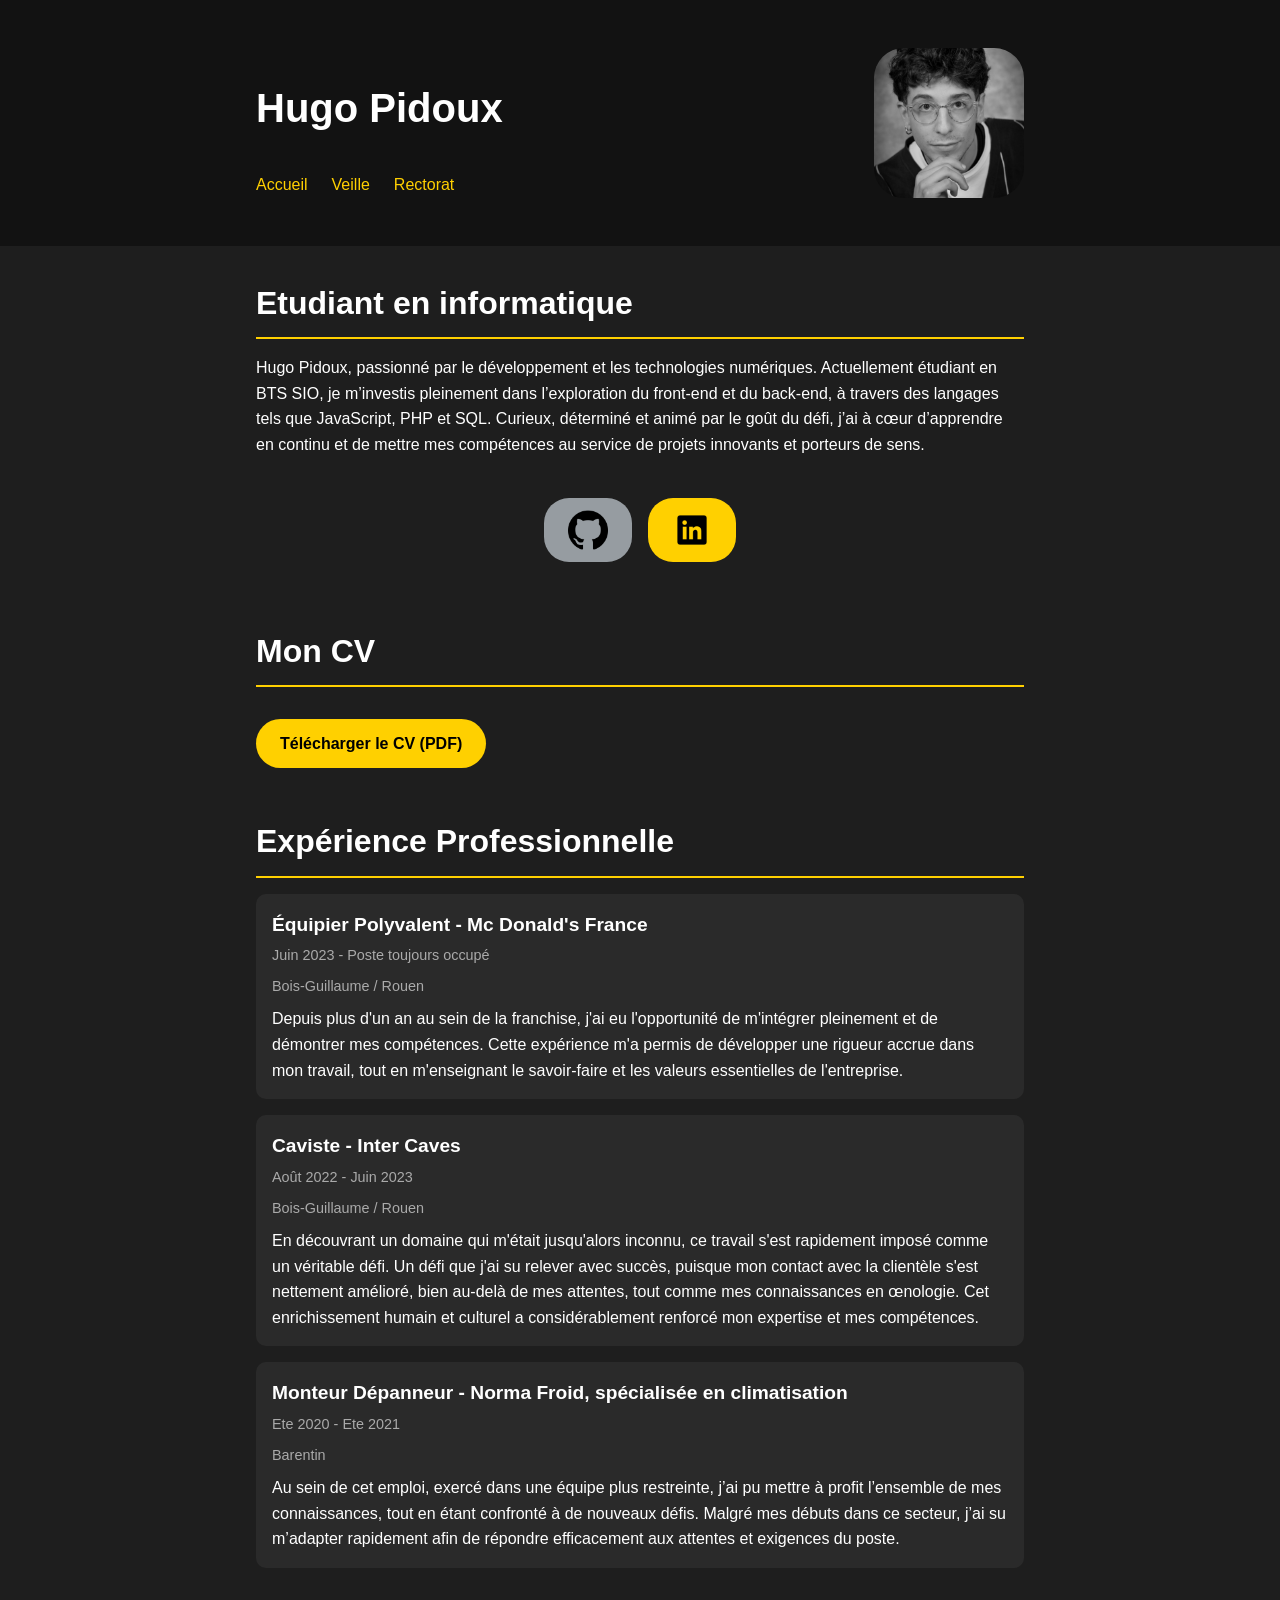
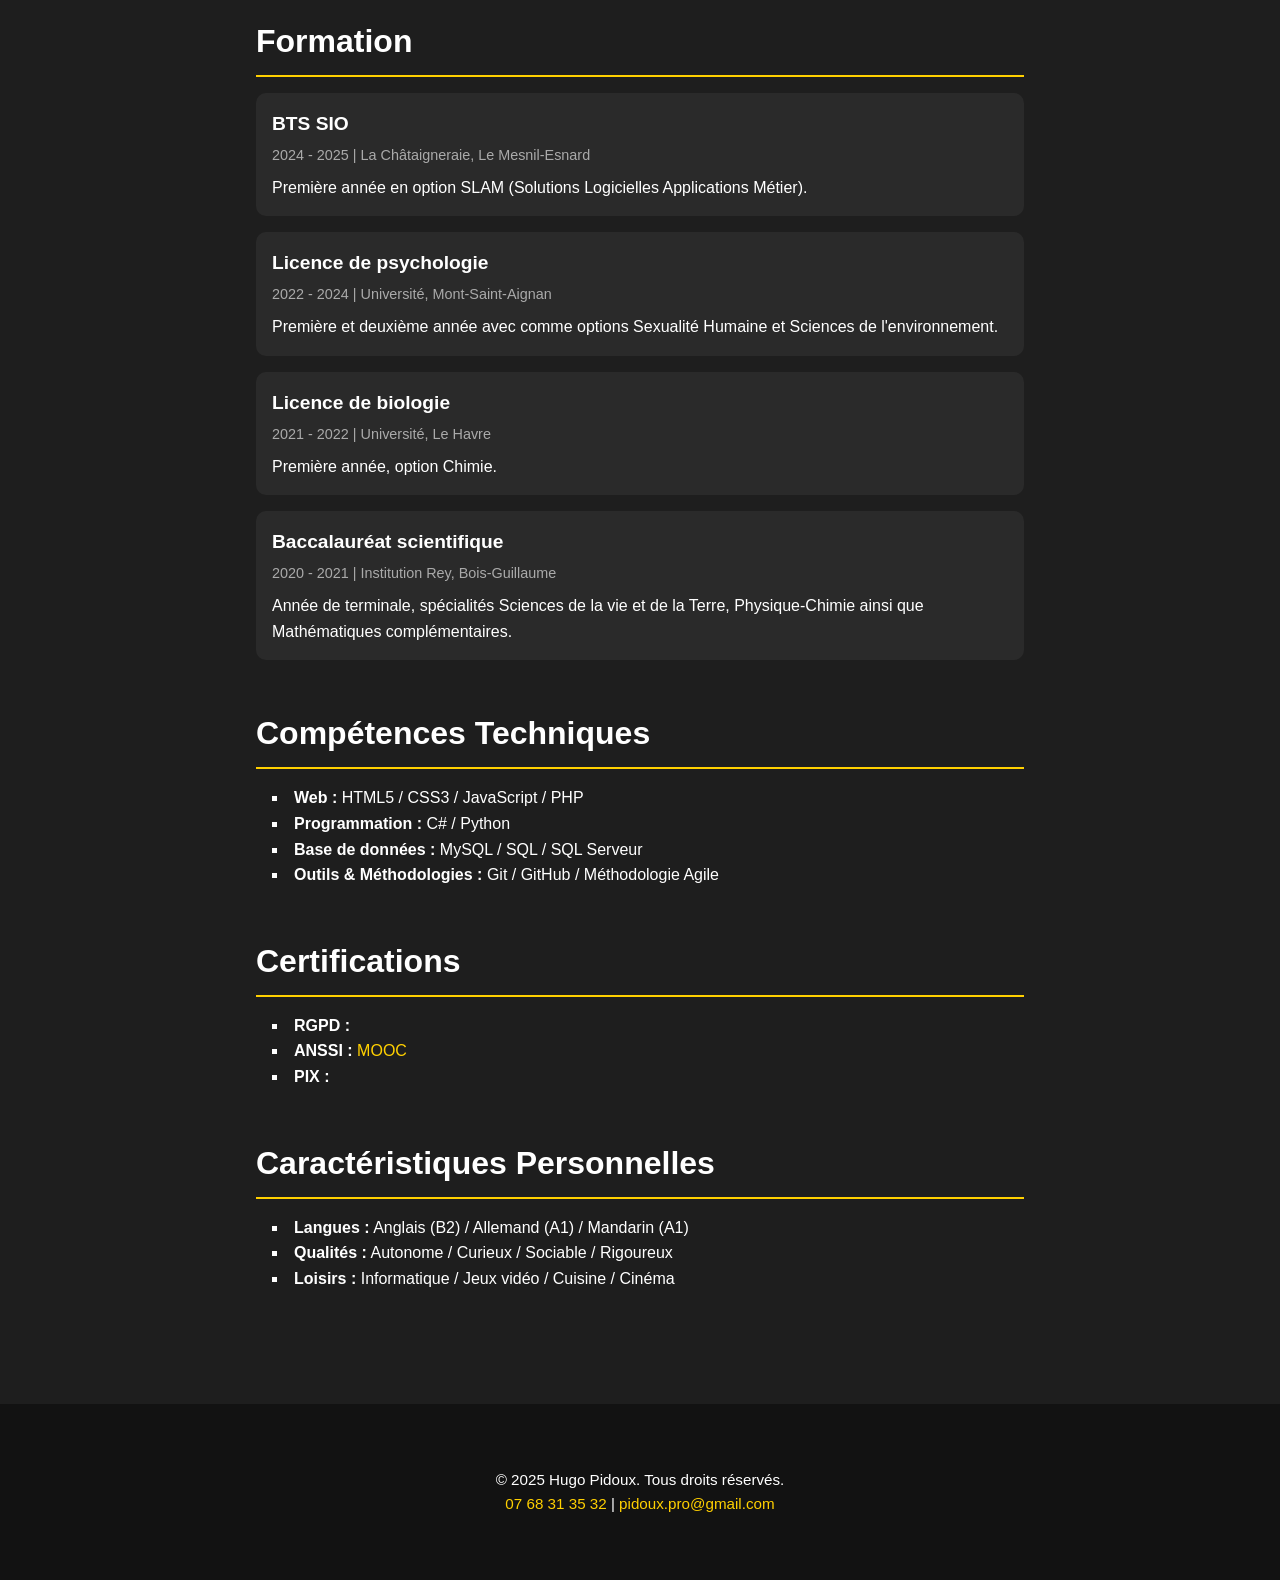
<file: index.html>
<!DOCTYPE html>
<html lang="fr">
    <head>
        <meta charset="UTF-8" />
        <meta name="viewport" content="width=device-width, initial-scale=1.0" />
        <title>Hugo Pidoux | Accueil</title>
        <link rel="stylesheet" href="./main.css" />
    </head>
    <body>
        <header>
            <div class="container">
                <div>
                    <h1>Hugo Pidoux</h1>
                    <nav>
                        <ul>
                            <li><a href="./index.html">Accueil</a></li>
                            <li><a href="./veille.html">Veille</a></li>
                            <li><a href="./rectorat.html">Rectorat</a></li>
                        </ul>
                    </nav>
                </div>
                <img src="./public/images/profil.png" alt="Hugo Pidoux" />
            </div>
        </header>

        <!-- Qui je suis -->
        <section id="moi">
            <div class="container">
                <h2>Etudiant en informatique</h2>
                <p>
                    Hugo Pidoux, passionné par le développement et les technologies numériques. Actuellement étudiant en
                    BTS SIO, je m’investis pleinement dans l’exploration du front-end et du back-end, à travers des
                    langages tels que JavaScript, PHP et SQL. Curieux, déterminé et animé par le goût du défi, j’ai à
                    cœur d’apprendre en continu et de mettre mes compétences au service de projets innovants et porteurs
                    de sens.
                </p>
                <div class="social-buttons">
                    <a href="https://github.com/Scoopidoox" target="_blank" class="btn github"
                        ><img src="./public/images/github_logo.png"
                    /></a>
                    <a href="https://www.linkedin.com/in/hugo-pidoux-218787226/" target="_blank" class="btn linkedin"
                        ><img src="./public/images/linkedin_logo.png"
                    /></a>
                </div>
            </div>
        </section>

        <main class="container">
            <section id="intro">
                <h2>Mon CV</h2>
                <a href="./public/cv-hugo.pdf" class="btn" download>Télécharger le CV (PDF)</a>
            </section>

            <section id="experience">
                <h2>Expérience Professionnelle</h2>
                <div class="item">
                    <h3>Équipier Polyvalent - Mc Donald's France</h3>
                    <span>Juin 2023 - Poste toujours occupé</span>
                    <span>Bois-Guillaume / Rouen</span>
                    <p>
                        Depuis plus d'un an au sein de la franchise, j'ai eu l'opportunité de m'intégrer pleinement et
                        de démontrer mes compétences. Cette expérience m'a permis de développer une rigueur accrue dans
                        mon travail, tout en m'enseignant le savoir-faire et les valeurs essentielles de l'entreprise.
                    </p>
                </div>
                <div class="item">
                    <h3>Caviste - Inter Caves</h3>
                    <span>Août 2022 - Juin 2023</span>
                    <span>Bois-Guillaume / Rouen</span>
                    <p>
                        En découvrant un domaine qui m'était jusqu'alors inconnu, ce travail s'est rapidement imposé
                        comme un véritable défi. Un défi que j'ai su relever avec succès, puisque mon contact avec la
                        clientèle s'est nettement amélioré, bien au-delà de mes attentes, tout comme mes connaissances
                        en œnologie. Cet enrichissement humain et culturel a considérablement renforcé mon expertise et
                        mes compétences.
                    </p>
                </div>
                <div class="item">
                    <h3>Monteur Dépanneur - Norma Froid, spécialisée en climatisation</h3>
                    <span>Ete 2020 - Ete 2021</span>
                    <span>Barentin</span>
                    <p>
                        Au sein de cet emploi, exercé dans une équipe plus restreinte, j’ai pu mettre à profit
                        l’ensemble de mes connaissances, tout en étant confronté à de nouveaux défis. Malgré mes débuts
                        dans ce secteur, j’ai su m’adapter rapidement afin de répondre efficacement aux attentes et
                        exigences du poste.
                    </p>
                </div>
            </section>

            <section id="education">
                <h2>Formation</h2>
                <div class="item">
                    <h3>BTS SIO</h3>
                    <span>2024 - 2025 | La Châtaigneraie, Le Mesnil-Esnard</span>
                    <p>Première année en option SLAM (Solutions Logicielles Applications Métier).</p>
                </div>
                <div class="item">
                    <h3>Licence de psychologie</h3>
                    <span>2022 - 2024 | Université, Mont-Saint-Aignan</span>
                    <p>
                        Première et deuxième année avec comme options Sexualité Humaine et Sciences de l'environnement.
                    </p>
                </div>
                <div class="item">
                    <h3>Licence de biologie</h3>
                    <span>2021 - 2022 | Université, Le Havre</span>
                    <p>Première année, option Chimie.</p>
                </div>
                <div class="item">
                    <h3>Baccalauréat scientifique</h3>
                    <span>2020 - 2021 | Institution Rey, Bois-Guillaume</span>
                    <p>
                        Année de terminale, spécialités Sciences de la vie et de la Terre, Physique-Chimie ainsi que
                        Mathématiques complémentaires.
                    </p>
                </div>
            </section>

            <section id="skills">
                <h2>Compétences Techniques</h2>
                <ul class="list">
                    <li><strong>Web :</strong> HTML5 / CSS3 / JavaScript / PHP</li>
                    <li><strong>Programmation :</strong> C# / Python</li>
                    <li><strong>Base de données :</strong> MySQL / SQL / SQL Serveur</li>
                    <li><strong>Outils & Méthodologies :</strong> Git / GitHub / Méthodologie Agile</li>
                </ul>
            </section>

            <section id="certif">
                <h2>Certifications</h2>
                <ul class="list">
                    <li>
                        <strong>RGPD :</strong>
                        <!-- certifs en images carroussel -->
                    </li>
                    <li><strong>ANSSI :</strong><a href="./anssi.html"> MOOC</a></li>
                    <li>
                        <strong>PIX :</strong>
                        <!-- début de 2e année -->
                    </li>
                </ul>
            </section>

            <section id="caract">
                <h2>Caractéristiques Personnelles</h2>
                <ul class="list">
                    <li><strong>Langues :</strong> Anglais (B2) / Allemand (A1) / Mandarin (A1)</li>
                    <li><strong>Qualités :</strong> Autonome / Curieux / Sociable / Rigoureux</li>
                    <li><strong>Loisirs :</strong> Informatique / Jeux vidéo / Cuisine / Cinéma</li>
                </ul>
            </section>
        </main>

        <footer>
            <div class="container">
                <p>&copy; 2025 Hugo Pidoux. Tous droits réservés.</p>
                <p>
                    <a href="tel:+33768313532">07 68 31 35 32</a> |
                    <a href="mailto:pidoux.pro@gmail.com">pidoux.pro@gmail.com</a>
                </p>
            </div>
        </footer>
    </body>
</html>
</file>
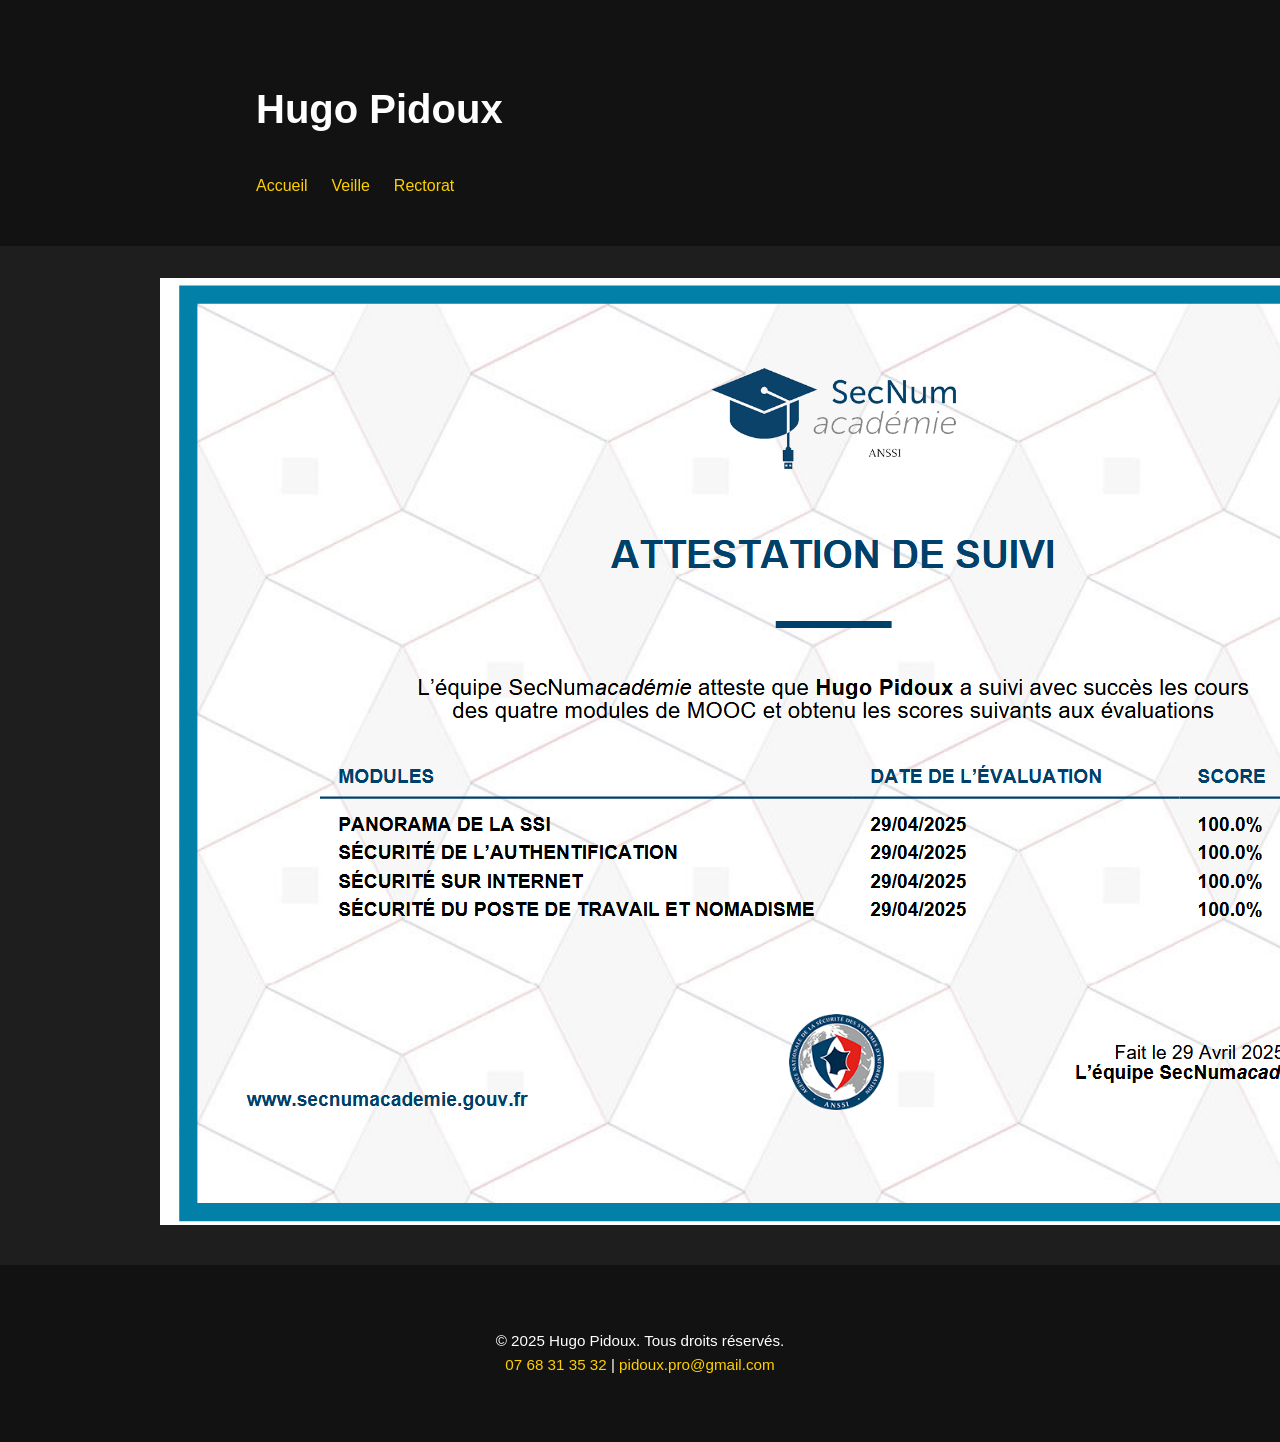
<file: anssi.html>
<!DOCTYPE html>
<html lang="fr">
    <head>
        <meta charset="UTF-8" />
        <meta name="viewport" content="width=device-width, initial-scale=1.0" />
        <title>Hugo Pidoux | Réctorat</title>
        <link rel="stylesheet" href="./main.css" />
    </head>
    <body>
        <header>
            <div class="container">
                <div>
                    <h1>Hugo Pidoux</h1>
                    <nav>
                        <ul>
                            <li><a href="./index.html">Accueil</a></li>
                            <li><a href="./veille.html">Veille</a></li>
                            <li><a href="./rectorat.html">Rectorat</a></li>
                        </ul>
                    </nav>
                </div>
            </div>
        </header>
        <img src="./public/images/mooc_anssi.png" alt="MOOC ANSSI" class="mooc-anssi" />
        <footer>
            <div class="container">
                <p>&copy; 2025 Hugo Pidoux. Tous droits réservés.</p>
                <p>
                    <a href="tel:+33768313532">07 68 31 35 32</a> |
                    <a href="mailto:pidoux.pro@gmail.com">pidoux.pro@gmail.com</a>
                </p>
            </div>
        </footer>
    </body>
</html>
</file>
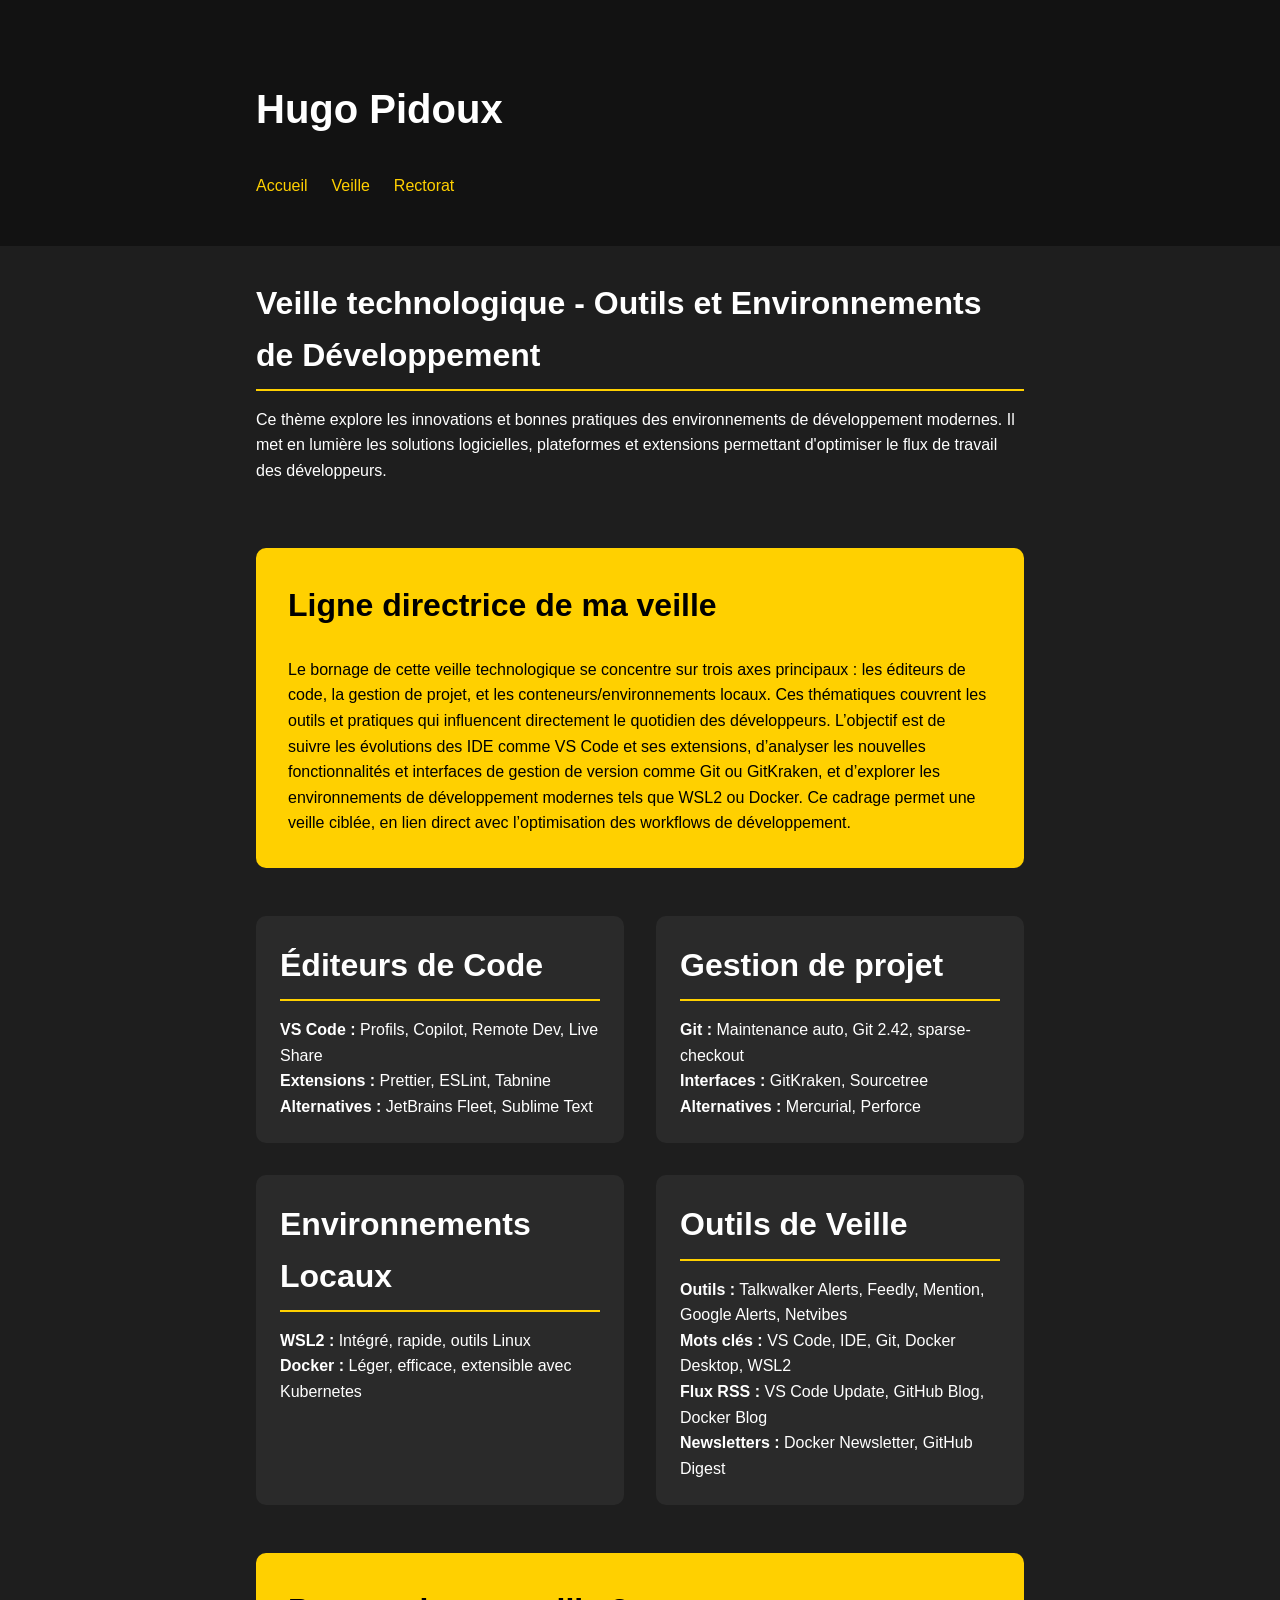
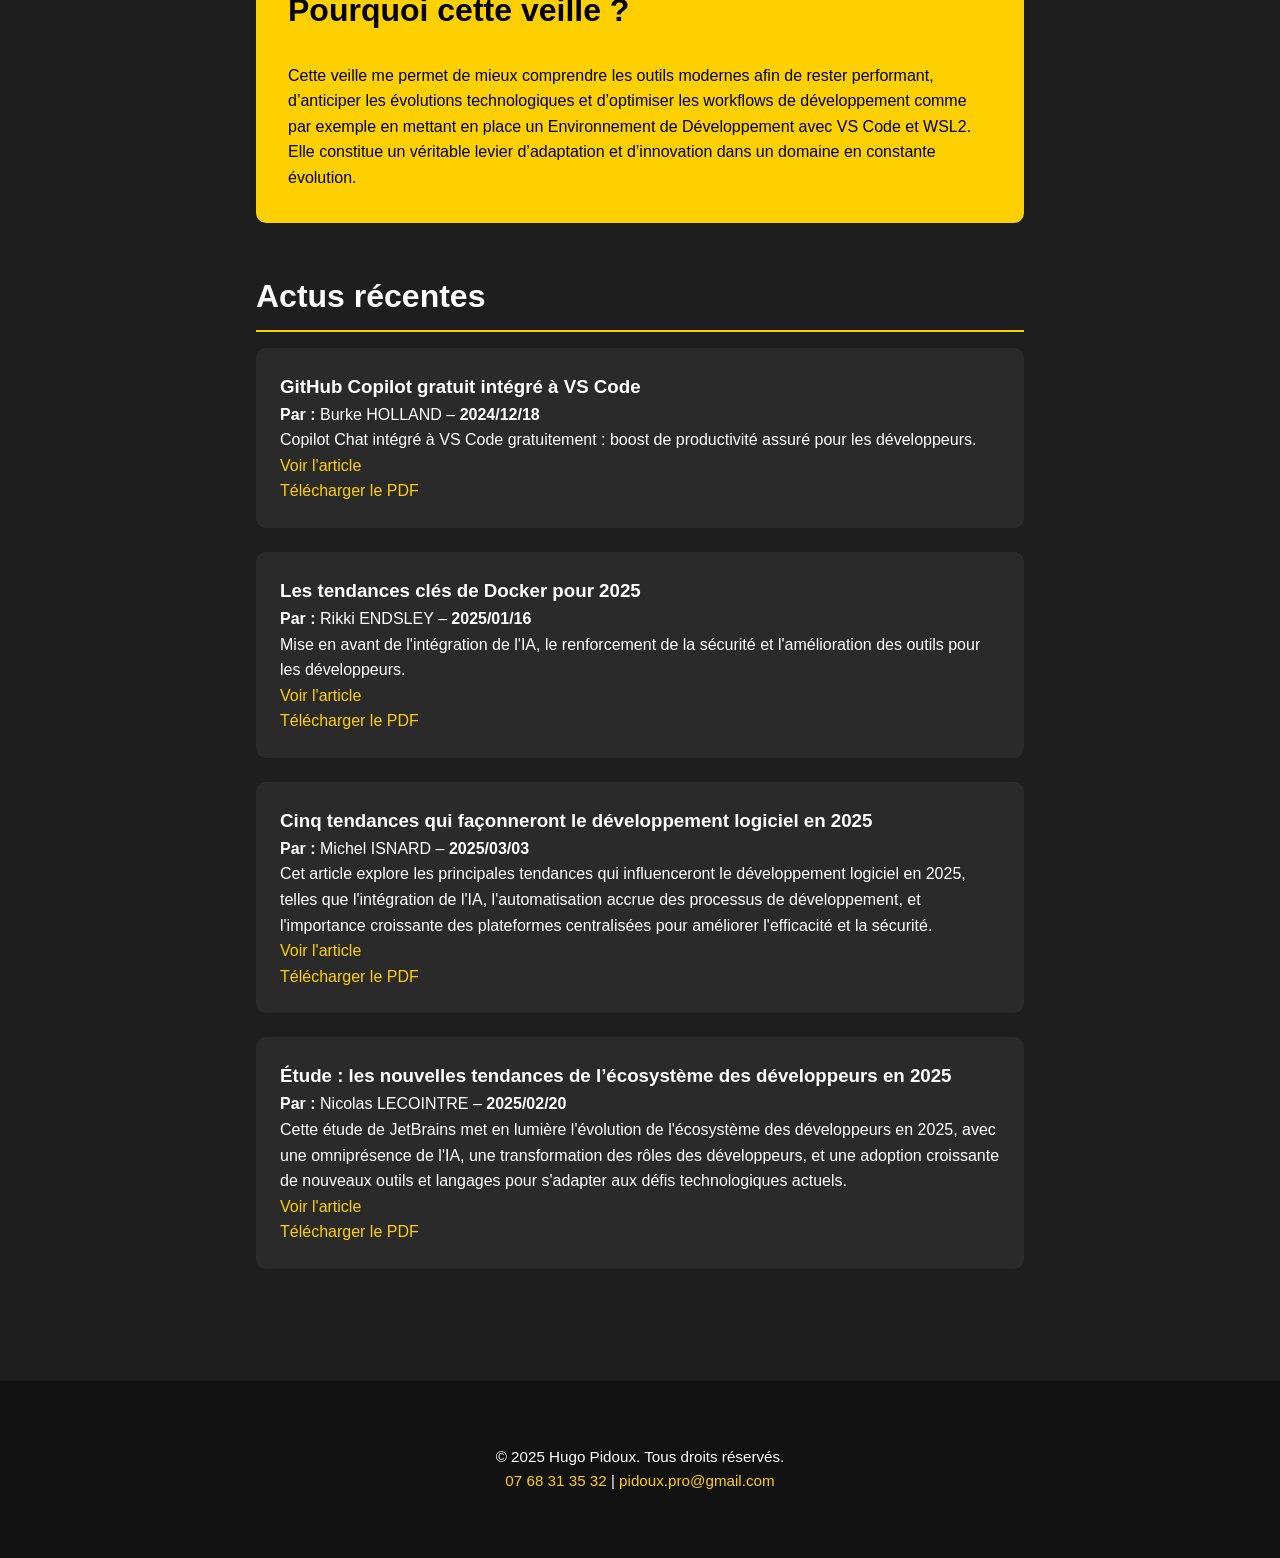
<file: veille.html>
<!DOCTYPE html>
<html lang="fr">
    <head>
        <meta charset="UTF-8" />
        <meta name="viewport" content="width=device-width, initial-scale=1.0" />
        <title>Hugo Pidoux | Veilles</title>
        <link rel="stylesheet" href="./main.css" />
    </head>
    <body>
        <header>
            <div class="container">
                <div>
                    <h1>Hugo Pidoux</h1>
                    <nav>
                        <ul>
                            <li><a href="./index.html">Accueil</a></li>
                            <li><a href="./veille.html">Veille</a></li>
                            <li><a href="./rectorat.html">Rectorat</a></li>
                        </ul>
                    </nav>
                </div>
            </div>
        </header>

        <section id="technologique">
            <div class="container">
                <h2>Veille technologique - Outils et Environnements de Développement</h2>
                <p>
                    Ce thème explore les innovations et bonnes pratiques des environnements de développement modernes.
                    Il met en lumière les solutions logicielles, plateformes et extensions permettant d'optimiser le
                    flux de travail des développeurs.
                </p>
            </div>
        </section>

        <main class="container veille-content">
            <section class="highlight">
                <h2>Ligne directrice de ma veille</h2>
                <p>
                    Le bornage de cette veille technologique se concentre sur trois axes principaux : les éditeurs de
                    code, la gestion de projet, et les conteneurs/environnements locaux. Ces thématiques couvrent les
                    outils et pratiques qui influencent directement le quotidien des développeurs. L’objectif est de
                    suivre les évolutions des IDE comme VS Code et ses extensions, d’analyser les nouvelles
                    fonctionnalités et interfaces de gestion de version comme Git ou GitKraken, et d’explorer les
                    environnements de développement modernes tels que WSL2 ou Docker. Ce cadrage permet une veille
                    ciblée, en lien direct avec l’optimisation des workflows de développement.
                </p>
            </section>

            <section class="grid-cards">
                <div class="card">
                    <h2>Éditeurs de Code</h2>
                    <p><strong>VS Code :</strong> Profils, Copilot, Remote Dev, Live Share</p>
                    <p><strong>Extensions :</strong> Prettier, ESLint, Tabnine</p>
                    <p><strong>Alternatives :</strong> JetBrains Fleet, Sublime Text</p>
                </div>

                <div class="card">
                    <h2>Gestion de projet</h2>
                    <p><strong>Git :</strong> Maintenance auto, Git 2.42, sparse-checkout</p>
                    <p><strong>Interfaces :</strong> GitKraken, Sourcetree</p>
                    <p><strong>Alternatives :</strong> Mercurial, Perforce</p>
                </div>

                <div class="card">
                    <h2>Environnements Locaux</h2>
                    <p><strong>WSL2 :</strong> Intégré, rapide, outils Linux</p>
                    <p><strong>Docker :</strong> Léger, efficace, extensible avec Kubernetes</p>
                </div>

                <div class="card">
                    <h2>Outils de Veille</h2>
                    <p><strong>Outils :</strong> Talkwalker Alerts, Feedly, Mention, Google Alerts, Netvibes</p>
                    <p><strong>Mots clés :</strong> VS Code, IDE, Git, Docker Desktop, WSL2</p>
                    <p><strong>Flux RSS :</strong> VS Code Update, GitHub Blog, Docker Blog</p>
                    <p><strong>Newsletters :</strong> Docker Newsletter, GitHub Digest</p>
                </div>
            </section>

            <section class="highlight">
                <h2>Pourquoi cette veille ?</h2>
                <p>
                    Cette veille me permet de mieux comprendre les outils modernes afin de rester performant,
                    d’anticiper les évolutions technologiques et d’optimiser les workflows de développement comme par
                    exemple en mettant en place un Environnement de Développement avec VS Code et WSL2. Elle constitue
                    un véritable levier d’adaptation et d’innovation dans un domaine en constante évolution.
                </p>
            </section>

            <section class="articles">
                <h2>Actus récentes</h2>

                <article class="news">
                    <h3>GitHub Copilot gratuit intégré à VS Code</h3>
                    <p><strong>Par :</strong> Burke HOLLAND – <strong>2024/12/18</strong></p>
                    <p>
                        Copilot Chat intégré à VS Code gratuitement : boost de productivité assuré pour les
                        développeurs.
                    </p>
                    <a
                        href="https://code.visualstudio.com/blogs/2024/12/18/free-github-copilot#_the-ai-code-editor-for-everyone"
                        target="_blank"
                    >
                        Voir l'article
                    </a>
                    <br />
                    <a href="./public/news/news_copilot.pdf" target="_blank">Télécharger le PDF</a>
                </article>

                <article class="news">
                    <h3>Les tendances clés de Docker pour 2025</h3>
                    <p><strong>Par :</strong> Rikki ENDSLEY – <strong>2025/01/16</strong></p>
                    <p>
                        Mise en avant de l'intégration de l'IA, le renforcement de la sécurité et l'amélioration des
                        outils pour les développeurs.
                    </p>
                    <a
                        href="https://www.docker.com/resources/2025-01-13-kickstart-2025-ai-security-empowered-developer-teams/"
                        target="_blank"
                    >
                        Voir l'article
                    </a>
                    <br />
                    <a href="./public/news/news_docker.pdf" target="_blank">Télécharger le PDF</a>
                </article>

                <article class="news">
                    <h3>Cinq tendances qui façonneront le développement logiciel en 2025</h3>
                    <p><strong>Par :</strong> Michel ISNARD – <strong>2025/03/03</strong></p>
                    <p>
                        Cet article explore les principales tendances qui influenceront le développement logiciel en
                        2025, telles que l'intégration de l'IA, l'automatisation accrue des processus de développement,
                        et l'importance croissante des plateformes centralisées pour améliorer l'efficacité et la
                        sécurité.
                    </p>
                    <a
                        href="https://www.journaldunet.com/developpeur/1539615-cinq-tendances-qui-faconneront-le-developpement-logiciel-en-2025/"
                        target="_blank"
                    >
                        Voir l'article
                    </a>
                    <br />
                    <a href="./public/news/news_tendances_dev_2025.pdf" target="_blank">Télécharger le PDF</a>
                </article>

                <article class="news">
                    <h3>Étude : les nouvelles tendances de l’écosystème des développeurs en 2025</h3>
                    <p><strong>Par :</strong> Nicolas LECOINTRE – <strong>2025/02/20</strong></p>
                    <p>
                        Cette étude de JetBrains met en lumière l'évolution de l'écosystème des développeurs en 2025,
                        avec une omniprésence de l'IA, une transformation des rôles des développeurs, et une adoption
                        croissante de nouveaux outils et langages pour s'adapter aux défis technologiques actuels.
                    </p>
                    <a href="https://lesjoiesducode.fr/etude-developpeurs-2025-enquete-ecosysteme-devs" target="_blank">
                        Voir l'article
                    </a>
                    <br />
                    <a href="./public/news/news_ecosysteme_devs_2025.pdf" target="_blank">Télécharger le PDF</a>
                </article>
            </section>
        </main>
        <footer>
            <div class="container">
                <p>&copy; 2025 Hugo Pidoux. Tous droits réservés.</p>
                <p>
                    <a href="tel:+33768313532">07 68 31 35 32</a> |
                    <a href="mailto:pidoux.pro@gmail.com">pidoux.pro@gmail.com</a>
                </p>
            </div>
        </footer>
    </body>
</html>
</file>
<file: main.css>
:root {
  --main-color: #121212;
  --accent-color: #ffd000;
  --text-color: #ffffff;
  --bg-color: #1e1e1e;
  --card-bg: #2a2a2a;
}

/* === RESPONSIVE === */

@media screen and (max-width: 768px) {
  header h1 {
    font-size: 2rem;
  }

  .highlight {
    padding: 1.5rem;
  }

  .card,
  .articles .news {
    padding: 1.2rem;
  }

  .grid-cards {
    grid-template-columns: 1fr;
  }
}

* {
  margin: 0;
  padding: 0;
  box-sizing: border-box;
}

body {
  font-family: "Segoe UI", sans-serif;
  background-color: var(--bg-color);
  color: var(--text-color);
  line-height: 1.6;
  transition: all 0.3s ease-in-out;
}

.container {
  max-width: 1000px;
  margin: 0 auto;
  padding: 2rem 1rem;
  flex: 1 1 0;
  min-width: 0;
}

header .container {
  display: flex;
  justify-content: space-between;
  align-items: flex-end;

  &:not(:has(img)) h1 {
    margin-top: 1.8rem;
  }

  & img {
    width: 150px;
    height: 150px;
    border-radius: 20%;
    object-fit: cover;

    &:hover {
      animation: rotate 0.5s ease-in-out;
    }
  }

  & nav {
    margin-top: 2rem;
  }
}

@keyframes rotate {
  from {
    transform: rotate(0deg);
  }
  to {
    transform: rotate(360deg);
  }
}

/* === HEADER === */
header {
  background-color: var(--main-color);
  padding: 1rem 2rem 1rem;
}

header h1 {
  font-size: 2.5rem;
}

nav ul {
  display: flex;
  gap: 1.5rem;
  list-style: none;
  margin-top: 1rem;
}

nav a {
  display: inline-block; /* Nécessaire pour que transform fonctionne bien */
  color: var(--accent-color);
  text-decoration: none;
  font-weight: 500;
  transition: color 0.3s ease, transform 0.3s ease;
}

nav a:hover {
  color: #fff;
  transform: scale(1.1);
}

main section {
  margin-bottom: 3rem;
}

h2 {
  font-size: 2rem;
  margin-bottom: 1rem;
  border-bottom: 2px solid var(--accent-color);
  padding-bottom: 0.5rem;
}

/* === GRID STYLES === */

.grid-cards {
  display: grid;
  grid-template-columns: repeat(auto-fit, minmax(280px, 1fr));
  gap: 2rem;
}

.card {
  background-color: var(--card-bg);
  border-radius: 10px;
  padding: 1.5rem;
  transition: transform 0.3s ease, box-shadow 0.3s ease;
}

.card:hover {
  transform: translateY(-5px);
  box-shadow: 0 10px 20px rgba(0, 0, 0, 0.4);
}

.list a {
  color: var(--accent-color);
  text-decoration: none;
}

/* === HIGHLIGHT === */

.highlight {
  background-color: var(--accent-color);
  color: #000;
  padding: 2rem;
  border-radius: 10px;
  margin-bottom: 3rem;
  animation: fadeInUp 1s ease forwards;
}

/* === ARTICLES === */

.articles .news {
  background-color: var(--card-bg);
  padding: 1.5rem;
  border-radius: 10px;
  margin-bottom: 1.5rem;
  transition: background-color 0.3s ease;
}

.articles .news:hover {
  background-color: #3a3a3a;
}

.articles a {
  color: var(--accent-color);
  text-decoration: none;
}

.articles a:hover {
  color: #fff;
}

/* === LISTES ET ITEMS === */

ul.list {
  list-style: square inside;
  margin-left: 1rem;
}

.item {
  margin-top: 1rem;
  background-color: var(--card-bg);
  padding: 1rem;
  border-radius: 10px;
  transition: transform 0.3s ease, box-shadow 0.3s ease;
}

.item:hover {
  background-color: #3a3a3a;
}

.item h3 {
  margin-bottom: 0.25rem;
  font-size: 1.2rem;
}

.item span {
  font-size: 0.9rem;
  color: #aaa;
  display: block;
  margin-bottom: 0.5rem;
}

/* === BUTTONS === */

.btn {
  display: inline-block;
  background-color: var(--accent-color);
  color: #000;
  padding: 0.75rem 1.5rem;
  text-decoration: none;
  border-radius: 25px;
  margin-top: 1rem;
  font-weight: bold;
  transition: background 0.3s ease;
  transition: transform 0.3s ease, box-shadow 0.3s ease;
}

.btn:hover {
  background-color: #947900;
}

.social-buttons {
  margin-top: 1.5rem;
  display: flex;
  gap: 1rem;
  justify-content: center;
  flex-wrap: wrap;
  animation: fadeInUp 1s ease forwards;
}

.social-buttons img {
  width: 40px;
  height: 40px;
  display: flex;
  align-items: center;
  transition: transform 0.3s ease, box-shadow 0.3s ease;
}

.btn.linkedin {
  background-color: var(--accent-color);
  color: #000000;
}

.btn.linkedin:hover {
  background-color: #947900;
  & img {
    transform: scale(1.1);
  }
}

.btn.github {
  background-color: #969ca1;
  color: #fff;
}

.btn.github:hover {
  background-color: #5d6166;
  & img {
    transform: scale(1.1);
  }
}

/* === FOOTER === */

footer {
  text-align: center;
  padding: 2rem 1rem;
  background-color: var(--main-color);
  margin-top: 2rem;
  font-size: 0.95rem;
}

footer a {
  color: var(--accent-color);
  text-decoration: none;
}

/* === ANIMATIONS === */

@keyframes fadeInUp {
  from {
    opacity: 0;
    transform: translateY(30px);
  }
  to {
    opacity: 1;
    transform: translateY(0);
  }
}

/* === RECTORAT SECTION === */
.rectorat {
  text-align: center;
  margin-top: 3rem;
  animation: fadeInUp 1s ease forwards;
  min-height: 65vh;
  padding: 1rem;
}

.rectorat h2 {
  font-size: 2rem;
  margin-bottom: 1rem;
  border-bottom: 2px solid var(--accent-color);
  padding-bottom: 0.5rem;
  display: inline-block;
}

/* Container pour les cartes en ligne */
.doc-cards-container {
  display: flex;
  justify-content: center;
  gap: 2rem;
  flex-wrap: wrap;
  margin-top: 2rem;
}

.doc-download-card {
  background-color: var(--card-bg);
  padding: 1rem;
  border-radius: 10px;
  color: var(--text-color);
  display: flex;
  flex-direction: row;
  align-items: center;
  text-decoration: none !important;
  transition: all 0.3s ease;
  width: 280px;
  height: 80px;
}

.doc-download-card img {
  width: 50px;
  height: 50px;
  margin-right: 1rem;
  flex-shrink: 0;
}

.doc-download-card:hover {
  transform: scale(1.03);
  box-shadow: 0 10px 20px rgba(0, 0, 0, 0.4);
}

.doc-download-card p {
  font-size: 0.9rem;
  font-weight: bold;
  color: var(--accent-color);
  margin: 0;
  text-align: left;
}

/* Styles pour les autres download-cards (compétences) */
.download-card {
  background-color: var(--card-bg);
  padding: 2rem;
  border-radius: 10px;
  margin: 1rem;
  color: var(--text-color);
  display: flex;
  flex-direction: column;
  align-items: center;
  text-align: center;
  text-decoration: none !important;
}

.download-card a {
  color: inherit;
  text-decoration: none !important;
}

.download-card img {
  display: block;
  margin: 0 auto 1rem auto;
}

.download-card:hover {
  transform: scale(1.03);
  box-shadow: 0 10px 20px rgba(0, 0, 0, 0.4);
}

.card-icon {
  width: 72px;
  height: 72px;
  margin-bottom: 1rem;
}

.card-icon2 {
  width: 80px;
  height: 64px;
  margin-bottom: 1rem;
}

.card-icon3 {
  width: 120px;
  height: 72px;
  margin-bottom: 1rem;
}

.download-card p {
  font-size: 1.1rem;
  font-weight: bold;
  color: var(--accent-color);
}

/* === MOOC ANSSI === */
.mooc-anssi {
  margin-top: 2rem;
  margin-right: 10rem;
  margin-left: 10rem;
  text-align: center;
  animation: fadeInUp 1s ease forwards;
  min-height: 65vh;
}
.mooc-anssi img {
  width: 100%;
  max-width: 800px;
  border-radius: 10px;
  margin-top: 2rem;
}

/* === CAROUSEL === */
.carousel-container {
  max-width: 800px;
  margin-top: 2rem;
  margin-right: 5rem;
  margin-left: 5rem;
  overflow: hidden;
  animation: fadeInUp 1s ease forwards;
  min-height: 55vh;
  text-align: center;
}

.carousel-images {
  display: flex;
  margin-top: 2rem;
  transition: transform 0.5s ease-in-out;
}

.carousel-images img {
  width: 100%;
  flex-shrink: 0;
}

.carousel-button {
  position: absolute;
  top: 62%;
  transform: translateY(-50%);
  background: rgba(0, 0, 0, 0.5);
  color: white;
  border: none;
  padding: 10px;
  cursor: pointer;
}

.carousel-button.left {
  left: 10px;
}

.carousel-button.right {
  right: 10px;
}

:root {
  --menu-link-active-color-1: #0078d7;
  --menu-link-active-color-2: #17a2b8;
  --menu-link-active-color-3: #28a745;
  --menu-link-active-color-4: #ffc107;
  --menu-link-active-color-5: #dc3545;
  --menu-link-active-color-6: #6f42c1;
  --grey-color: #7f8c8d;
}

/* Reset */
.menu-hover-fill ul {
  list-style: none;
  padding: 0;
  margin: 0;
}
.menu-hover-fill li {
  position: relative;
  margin-bottom: 1rem;
}

/* Barre verticale à gauche */
.menu-hover-fill li::before {
  content: "";
  position: absolute;
  top: 0;
  left: -1rem;
  width: 0.25rem;
  height: 100%;
  background: var(--menu-link-active-color-1);
  transition: left 0.6s;
  opacity: 0.7;
}
.menu-hover-fill li:nth-child(4)::before {
  background: var(--menu-link-active-color-1);
}
.menu-hover-fill li:nth-child(5)::before {
  background: var(--menu-link-active-color-2);
}
.menu-hover-fill li:nth-child(6)::before {
  background: var(--menu-link-active-color-3);
}
.menu-hover-fill li:nth-child(1)::before {
  background: var(--menu-link-active-color-4);
}
.menu-hover-fill li:nth-child(2)::before {
  background: var(--menu-link-active-color-5);
}
.menu-hover-fill li:nth-child(3)::before {
  background: var(--menu-link-active-color-6);
}

.competence1 h2 {
  border-color: var(--menu-link-active-color-4);
}
.competence2 h2 {
  border-color: var(--menu-link-active-color-5);
}
.competence3 h2 {
  border-color: var(--menu-link-active-color-6);
}
.competence4 h2 {
  border-color: var(--menu-link-active-color-1);
}
.competence5 h2 {
  border-color: var(--menu-link-active-color-2);
}
.competence6 h2 {
  border-color: var(--menu-link-active-color-3);
}

/* Lien */
.menu-hover-fill a {
  color: var(--grey-color);
  position: relative;
  padding-left: 0.5rem;
  transition: color 0.3s;
  font-weight: 600;
  background: none;
}

/* Effet survol */
.menu-hover-fill li:hover::before {
  left: calc(100% + 1rem);
}
.menu-hover-fill li:hover a,
.menu-hover-fill li:focus-within a {
  color: inherit;
  background: linear-gradient(90deg, currentColor 0 100%);
  background-clip: text;
  -webkit-background-clip: text;
}

/* Layout principal : nav à gauche, contenu centré */
.competence-layout {
  display: flex;
  align-items: flex-start;
  justify-content: center;
  gap: 3rem;
  max-width: 1200px;
  margin: 0 auto;
  /* Mets le même padding-top que le header (ex: 2rem) */
  padding: 2rem 1rem 2rem 1rem;
}

.comp {
  min-width: 270px;
  flex-shrink: 0;
  position: sticky;
  top: 20.25rem; /* Augmente la valeur pour descendre la nav */
  align-self: flex-start;
  height: fit-content;
  z-index: 10; /* Assure que la nav reste au-dessus du contenu */
}

.container {
  flex: 1;
  max-width: 800px;
  margin: 0 auto;
}

/* Colonne verticale pour la nav */
.menu-hover-fill ul {
  display: flex;
  flex-direction: column;
  gap: 1.5rem;
}

.card button {
  display: inline-block;
  padding: 0.75rem 1.5rem;
  cursor: pointer;
  border: none;
  background-color: var(--accent-color);
}
</file>
